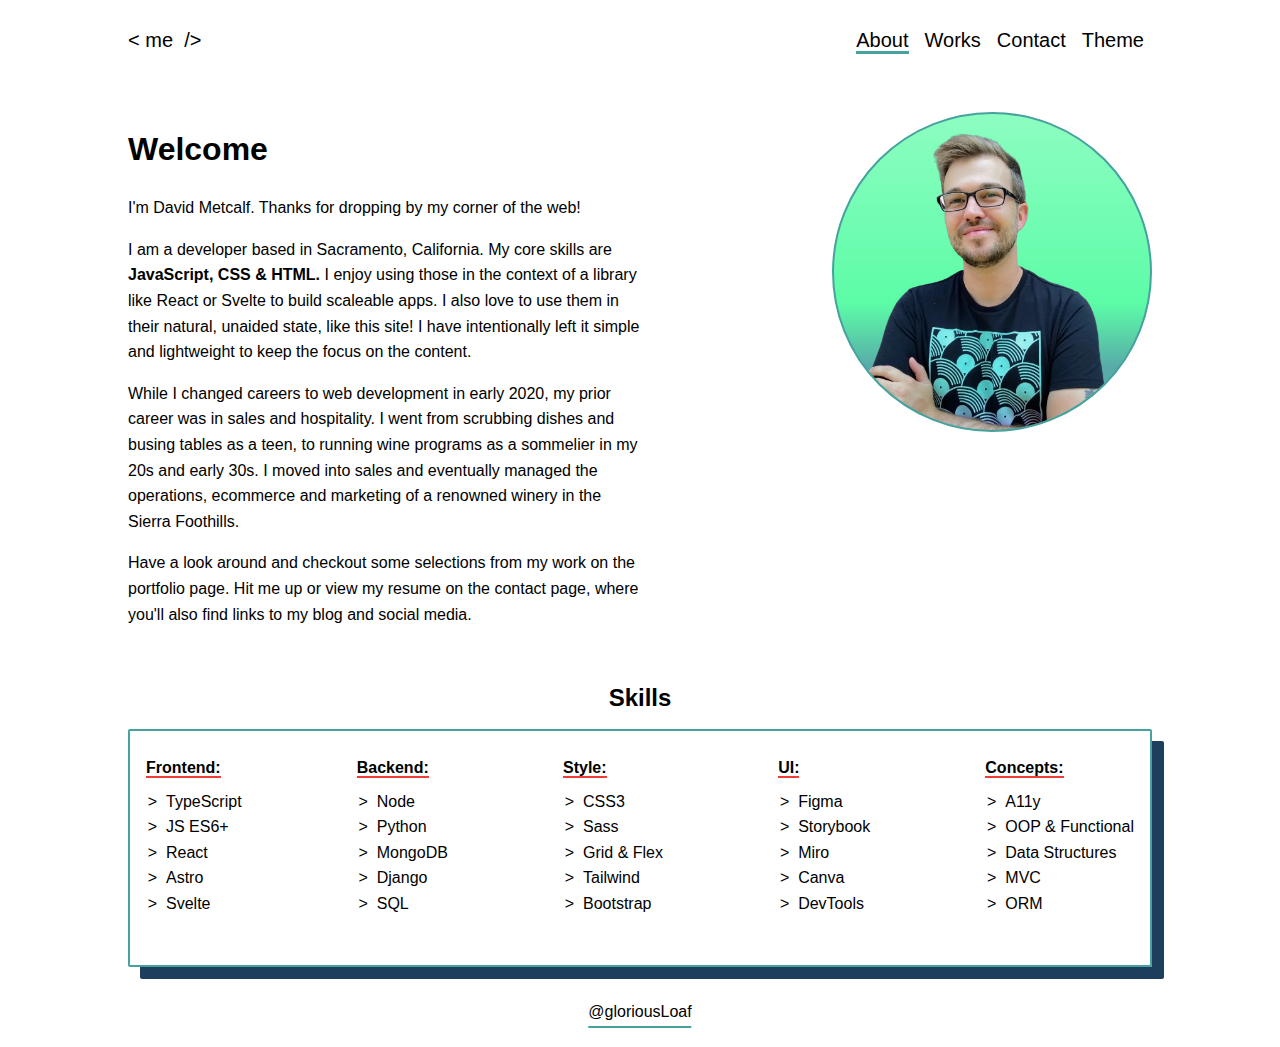
<file: index.html>
<!DOCTYPE html>
<html lang="en">

<head>
    <meta charset="UTF-8" />
    <meta name="viewport" content="width=device-width, initial-scale=1.0" />
    <meta property="og:locale" content="en_US" />
    <meta property="og:type" content="website" />
    <meta property="og:image" content="https://metcalf.dev/assets/images/metcalfdev-twittercard.webp" />
    <meta property="og:image:secure_url" content="https://metcalf.dev/assets/images/metcalfdev-twittercard.webp" />
    <meta property="og:image:width" content="1600" />
    <meta property="og:image:height" content="900" />
    <meta property="og:image:alt" content="David Metcalf, Web Developer" />
    <meta property="og:image:type" content="image/png" />
    <meta name="theme-color" content="#45a29e" />
    <!-- FB OpenGraph Tags -->
    <meta name="title" property="og:title" content="David Metcalf, Web Developer" />
    <meta name="description" property="og:description"
        content="A frequently updated portfolio of my work, with contact form and a brief bio. Thanks for visiting!" />
    <meta name="image" property="og:image" content="https://metcalf.dev/assets/images/metcalfdev-twittercard.webp" />
    <meta name="url" property="og:url" content="https://metcalf.dev" />
    <!-- Twitter Tags -->
    <meta name="twitter:card" content="summary_large_image" />
    <meta name="twitter:title" content="David Metcalf, Web Developer" />
    <meta name="twitter:description"
        content="A frequently updated portfolio of my work, with contact form and a brief bio. Thanks for visiting!" />
    <meta name="twitter:image" content="https://metcalf.dev/assets/images/metcalfdev-twittercard.webp" />
    <link rel="canonical" href="https://metcalf.dev/index.html" />
    <!-- Favicon: Desktops -->
    <link rel="icon" href="./favicon.png" sizes="16x16" />
    <link rel="icon" href="./favicon.png" sizes="32x32" />
    <link rel="icon" href="./favicon.png" sizes="57x57" />
    <link rel="icon" href="./favicon.png" sizes="76x76" />
    <link rel="icon" href="./favicon.png" sizes="96x96" />
    <link rel="icon" href="./favicon.png" sizes="128x128" />
    <link rel="icon" href="./favicon.png" sizes="192x192" />
    <link rel="icon" href="./favicon.png" sizes="228x228" />
    <!-- Favicon: Android -->
    <link rel="shortcut icon" sizes="196x196" href="./favicon.png" />
    <!-- Favicon: iOS -->
    <link rel="apple-touch-icon" href="./favicon.png" sizes="120x120" />
    <link rel="apple-touch-icon" href="./favicon.png" sizes="152x152" />
    <link rel="apple-touch-icon" href="./favicon.png" sizes="180x180" />
    <!-- styles -->
    <link rel="stylesheet" href="./assets/styles/global.css" />
    <link rel="stylesheet" href="./assets/styles/about.css" />
    <link rel="stylesheet" href="./assets/styles/theme.css" />
    <title>About | metcalf.dev</title>
</head>

<body>
    <div class="box">
        <header>
            <div>
                <p>
                    &lt;
                    <span id="typing"></span>
                    &nbsp;&#47;&gt;
                </p>
                <nav>
                    <ul>
                        <li>
                            <a href="index.html" class="current" aria-current="true">About</a>
                        </li>
                        <li>
                            <a href="works.html">Works</a>
                        </li>
                        <li>
                            <a href="contact.html">Contact</a>
                        </li>
                        <li><button id="theme-btn">Theme</button></li>
                    </ul>
                </nav>
            </div>
        </header>

        <main>
            <!-- Welcome -->
            <section aria-labelledby="welcome">
                <div>
                    <h1 id="welcome">Welcome</h1>
                    <p>
                        I'm David Metcalf. Thanks for dropping by my corner of the web!
                    </p>
                    <p>
                        I am a developer based in Sacramento, California. My core skills
                        are
                        <strong>JavaScript, CSS & HTML.</strong> I enjoy using those in
                        the context of a library like React or Svelte to build scaleable
                        apps. I also love to use them in their natural, unaided state,
                        like this site! I have intentionally left it simple and
                        lightweight to keep the focus on the content.
                    </p>
                    <p>
                        While I changed careers to web development in early 2020, my prior
                        career was in sales and hospitality. I went from scrubbing dishes
                        and busing tables as a teen, to running wine programs as a
                        sommelier in my 20s and early 30s. I moved into sales and
                        eventually managed the operations, ecommerce and marketing of a
                        renowned winery in the Sierra Foothills.
                    </p>
                    <p>
                        Have a look around and checkout some selections from my work on
                        the portfolio page. Hit me up or view my resume on the contact
                        page, where you'll also find links to my blog and social media.
                    </p>
                </div>

                <div>
                    <img src="./assets/images/metcalf.webp"
                        alt="David Metcalf headshot on teal-green color gradient background" width="320px"
                        height="320px" />
                </div>
            </section>

            <!-- Skills -->
            <section aria-labelledby="skills">
                <h2 id="skills">Skills</h2>
                <div class="card">
                    <div>
                        <p><strong>Frontend:</strong></p>
                        <ul>
                            <li>TypeScript</li>
                            <li>JS ES6+</li>
                            <li>React</li>
                            <li>Astro</li>
                            <li>Svelte</li>
                        </ul>
                    </div>
                    <div>
                        <p><strong>Backend:</strong></p>
                        <ul>
                            <li>Node</li>
                            <li>Python</li>
                            <li>MongoDB</li>
                            <li>Django</li>
                            <li>SQL</li>
                        </ul>
                    </div>
                    <div>
                        <p><strong>Style:</strong></p>
                        <ul>
                            <li>CSS3</li>
                            <li>Sass</li>
                            <li>Grid & Flex</li>
                            <li>Tailwind</li>
                            <li>Bootstrap</li>
                        </ul>
                    </div>
                    <div>
                        <p><strong>UI:</strong></p>
                        <ul>
                            <li>Figma</li>
                            <li>Storybook</li>
                            <li>Miro</li>
                            <li>Canva</li>
                            <li>DevTools</li>
                        </ul>
                    </div>
                    <div>
                        <p><strong>Concepts:</strong></p>
                        <ul>
                            <li>A11y</li>
                            <li>OOP & Functional</li>
                            <li>Data Structures</li>
                            <li>MVC</li>
                            <li>ORM</li>
                        </ul>
                    </div>
                </div>
            </section>
        </main>

        <!-- Footer -->
        <footer>
            <a href="https://github.com/gloriousLoaf" target="_blank" rel="noopener">
                @gloriousLoaf</a>
        </footer>
    </div>

    <script src="./assets/scripts/typing.js"></script>
    <script src="./assets/scripts/theme.js"></script>
</body>

</html>
</file>
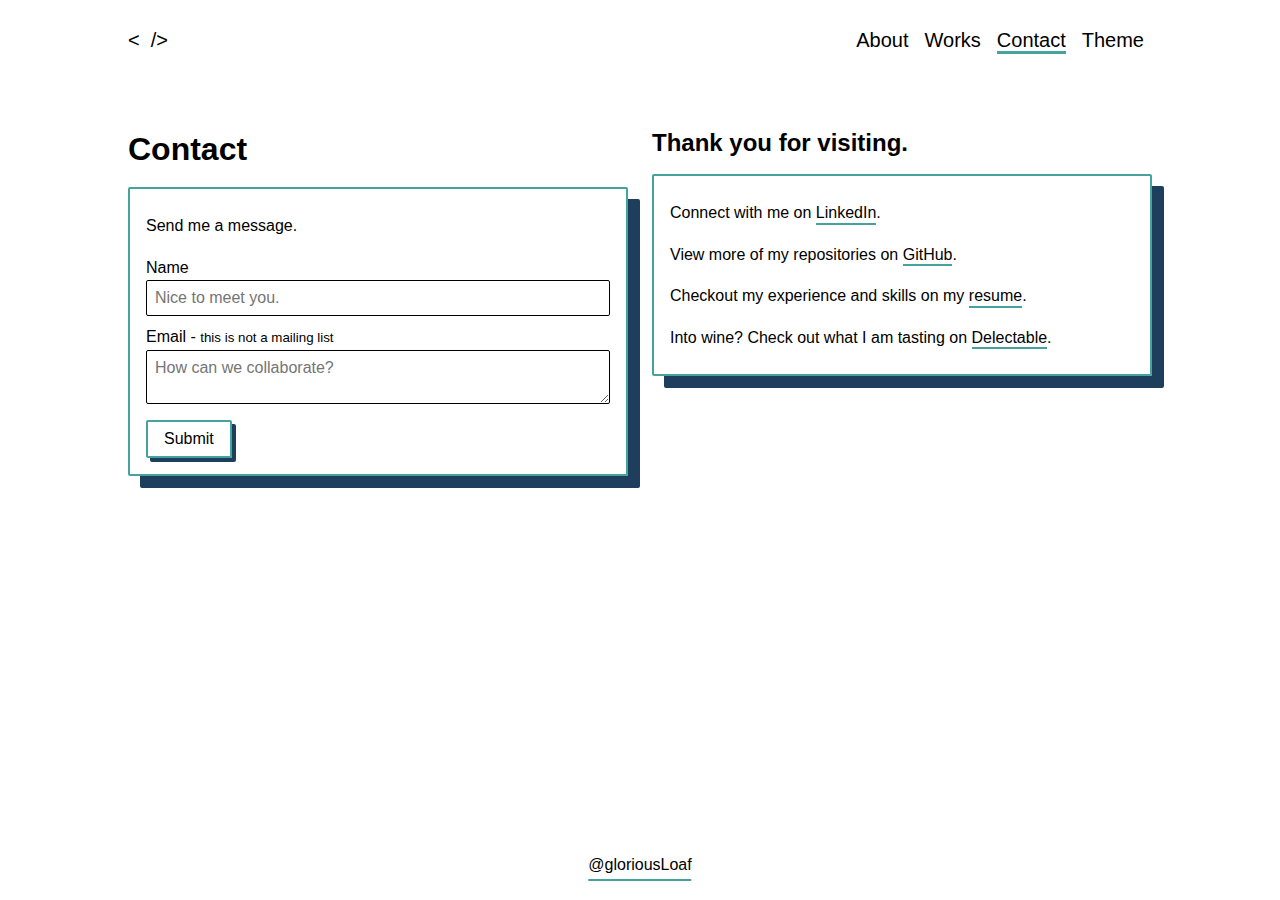
<file: contact.html>
<!DOCTYPE html>
<html lang="en">

<head>
    <meta charset="UTF-8" />
    <meta name="viewport" content="width=device-width, initial-scale=1.0" />
    <meta property="og:locale" content="en_US" />
    <meta property="og:type" content="website" />
    <meta property="og:image" content="https://metcalf.dev/assets/images/metcalfdev-twittercard.png" />
    <meta property="og:image:secure_url" content="https://metcalf.dev/assets/images/metcalfdev-twittercard.png" />
    <meta property="og:image:width" content="1600" />
    <meta property="og:image:height" content="900" />
    <meta property="og:image:alt" content="David Metcalf, Web Developer" />
    <meta property="og:image:type" content="image/png" />
    <meta name="theme-color" content="#45a29e" />
    <!-- FB OpenGraph Tags -->
    <meta name="title" property="og:title" content="David Metcalf, Web Developer" />
    <meta name="description" property="og:description"
        content="A frequently updated portfolio of my work, with contact form and a brief bio. Thanks for visiting!" />
    <meta name="image" property="og:image" content="https://metcalf.dev/assets/images/metcalfdev-twittercard.png" />
    <meta name="url" property="og:url" content="https://metcalf.dev" />
    <!-- Twitter Tags -->
    <meta name="twitter:card" content="summary_large_image" />
    <meta name="twitter:title" content="David Metcalf, Web Developer" />
    <meta name="twitter:description"
        content="A frequently updated portfolio of my work, with contact form and a brief bio. Thanks for visiting!" />
    <meta name="twitter:image" content="https://metcalf.dev/assets/images/metcalfdev-twittercard.png" />
    <!-- Favicon: Desktops -->
    <link rel="icon" href="./favicon.png" sizes="16x16" />
    <link rel="icon" href="./favicon.png" sizes="32x32" />
    <link rel="icon" href="./favicon.png" sizes="57x57" />
    <link rel="icon" href="./favicon.png" sizes="76x76" />
    <link rel="icon" href="./favicon.png" sizes="96x96" />
    <link rel="icon" href="./favicon.png" sizes="128x128" />
    <link rel="icon" href="./favicon.png" sizes="192x192" />
    <link rel="icon" href="./favicon.png" sizes="228x228" />
    <!-- Favicon: Android -->
    <link rel="shortcut icon" sizes="196x196" href="./favicon.png" />
    <!-- Favicon: iOS -->
    <link rel="apple-touch-icon" href="./favicon.png" sizes="120x120" />
    <link rel="apple-touch-icon" href="./favicon.png" sizes="152x152" />
    <link rel="apple-touch-icon" href="./favicon.png" sizes="180x180" />
    <!-- styles -->
    <link rel="stylesheet" href="./assets/styles/global.css" />
    <link rel="stylesheet" href="./assets/styles/contact.css" />
    <link rel="stylesheet" href="./assets/styles/theme.css" />
    <title>Contact | metcalf.dev</title>
</head>

<body>
    <div class="box">
        <header>
            <div>
                <p>
                    &lt;
                    <span id="typing"></span>
                    &nbsp;&#47;&gt;
                </p>
                <nav>
                    <ul>
                        <li>
                            <a href="index.html">About</a>
                        </li>
                        <li>
                            <a href="works.html">Works</a>
                        </li>
                        <li>
                            <a href="contact.html" class="current" aria-current="true">Contact</a>
                        </li>
                        <li><button id="theme-btn">Theme</button></li>
                    </ul>
                </nav>
            </div>
        </header>

        <main>
            <!-- Contact card -->
            <section aria-labelledby="contact">
                <h1 id="contact">Contact</h1>
                <div class="card">
                    <p>Send me a message.</p>

                    <form action="https://formbold.com/s/ob1Wd" method="POST">
                        <label for="contact-name">Name</label>
                        <input name="name" type="text" id="contact-name" required placeholder="Nice to meet you."
                            inputmode="text" />
                        <label for="contact-email">Email - <small>this is not a mailing list</small></label>
                        <input name="email" type="email" id="contact-email" required
                            placeholder="username@somewhere.com" inputmode="email" />
                        <label for="contact-message">Message</label>
                        <textarea name="message" id="contact-message" required
                            placeholder="How can we collaborate?"></textarea>
                        <button type="submit">Submit</button>
                    </form>
                </div>
            </section>

            <!-- Thank you card -->
            <section>
                <h2>Thank you for visiting.</h2>
                <div class="card">
                    <p>
                        Connect with me on
                        <a href="https://www.linkedin.com/in/david-codes/" target="_blank" rel="noopener">LinkedIn</a>.
                    </p>
                    <p>
                        View more of my repositories on
                        <a href="https://github.com/gloriousLoaf" target="_blank" rel="noopener">GitHub</a>.
                    </p>
                    <p>
                        Checkout my experience and skills on my
                        <a href="https://gloriousloaf.github.io/Metcalf-Resume/" target="_blank"
                            rel="noopener">resume</a>.
                    </p>
                    <p>
                        Into wine? Check out what I am tasting on
                        <a href="https://delectable.com/@davidmetcalf" target="_blank" rel="noopener">Delectable</a>.
                    </p>
                </div>
            </section>
        </main>

        <!-- Footer -->
        <footer>
            <a href="https://github.com/gloriousLoaf" target="_blank" rel="noopener">
                @gloriousLoaf</a>
        </footer>
    </div>

    <!-- script -->
    <script src="./assets/scripts/typing.js"></script>
    <script src="./assets/scripts/theme.js"></script>
</body>

</html>
</file>
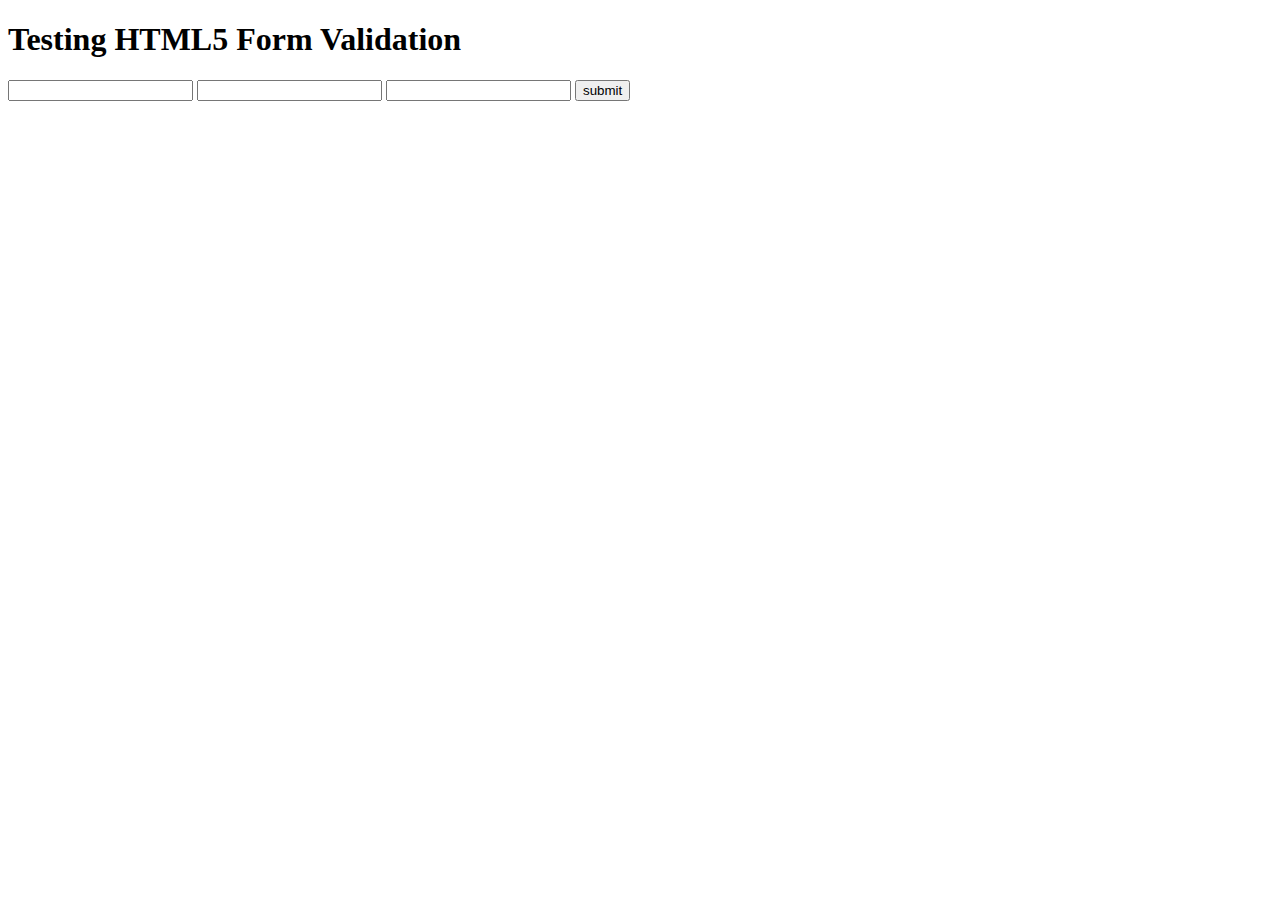
<file: test.html>
<!DOCTYPE html>
<html lang="en">
<head>
  <meta charset="UTF-8">
  <meta name="viewport" content="width=device-width, initial-scale=1.0">
  <title>Test</title>
</head>
<body>
  <h1>Testing HTML5 Form Validation</h1>

  <form action="">
    <input type="text" required>
    <input type="email" required>
    <input type="message" required>
    <button type="submit">submit</button>
  </form>
</body>
</html>
</file>
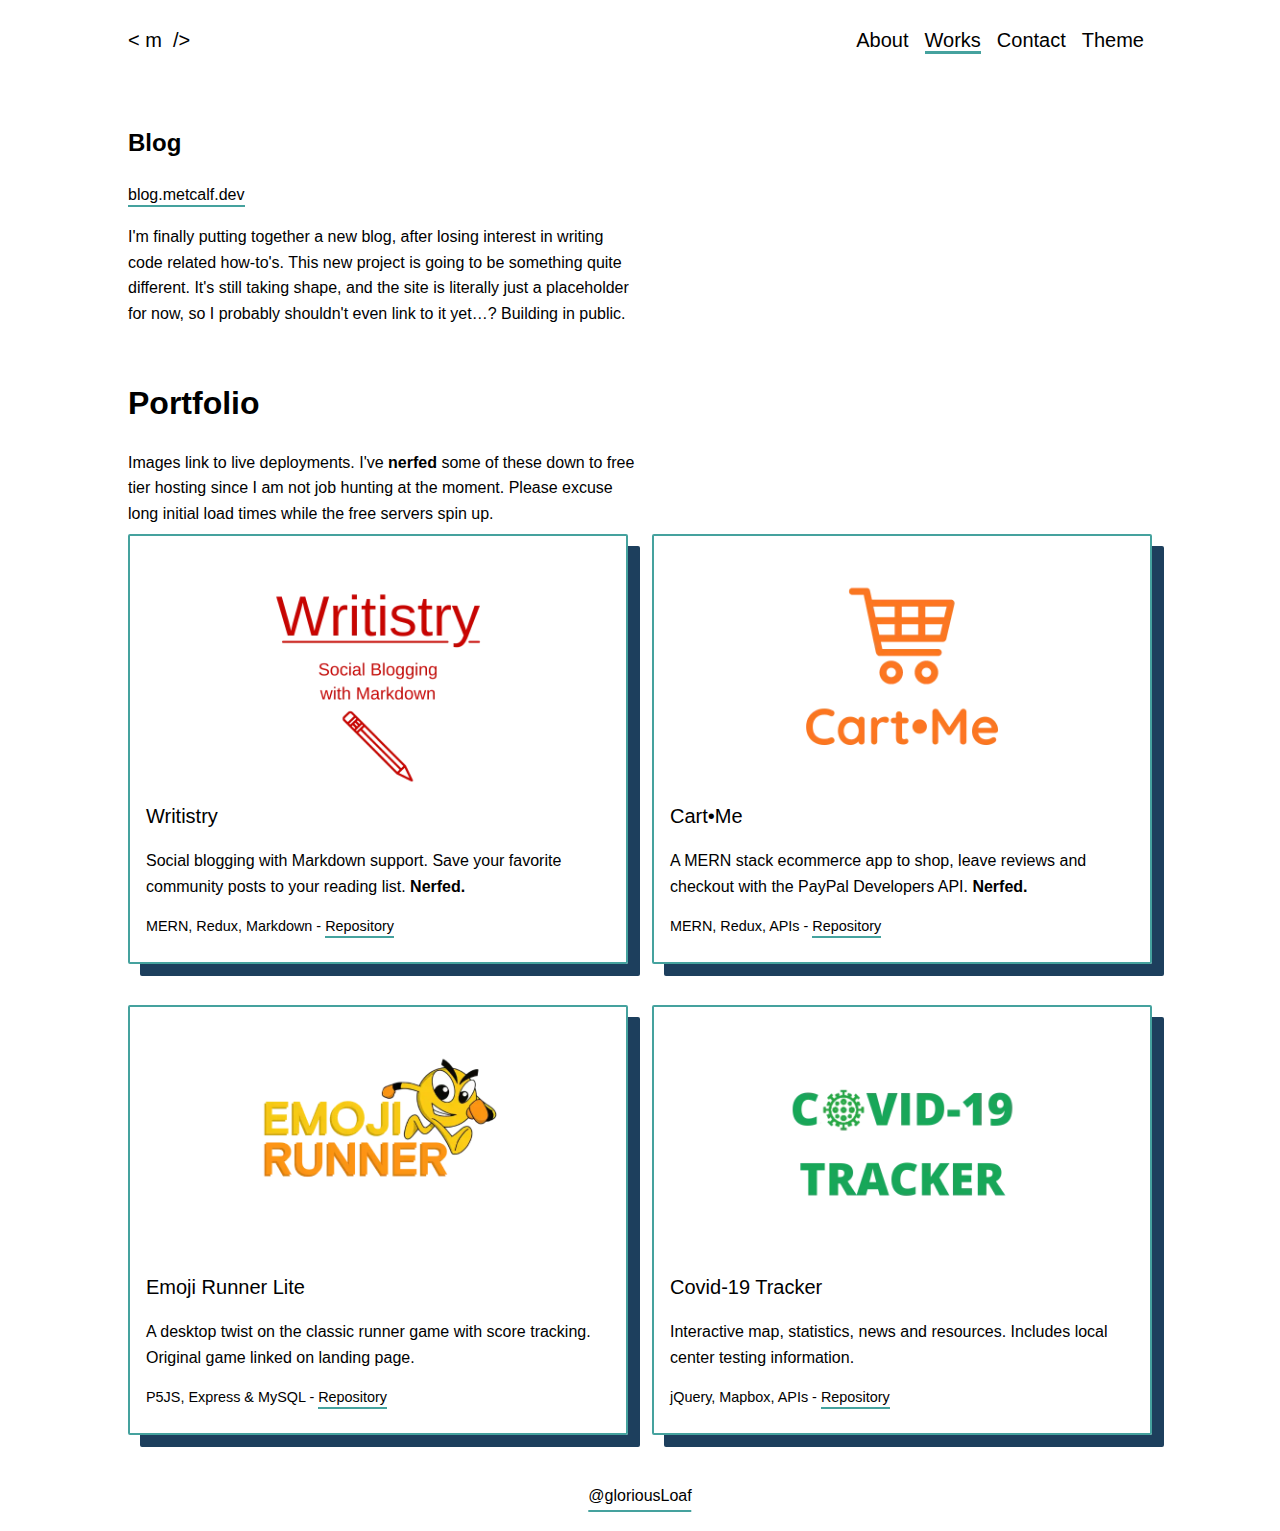
<file: works.html>
<!DOCTYPE html>
<html lang="en">

<head>
    <meta charset="UTF-8" />
    <meta name="viewport" content="width=device-width, initial-scale=1.0" />
    <meta property="og:locale" content="en_US" />
    <meta property="og:type" content="website" />
    <meta property="og:image" content="https://metcalf.dev/assets/images/metcalfdev-twittercard.png" />
    <meta property="og:image:secure_url" content="https://metcalf.dev/assets/images/metcalfdev-twittercard.png" />
    <meta property="og:image:width" content="1600" />
    <meta property="og:image:height" content="900" />
    <meta property="og:image:alt" content="David Metcalf, Web Developer" />
    <meta property="og:image:type" content="image/png" />
    <meta name="theme-color" content="#45a29e" />
    <!-- FB OpenGraph Tags -->
    <meta name="title" property="og:title" content="David Metcalf, Web Developer" />
    <meta name="description" property="og:description"
        content="A frequently updated portfolio of my work, with contact form and a brief bio. Thanks for visiting!" />
    <meta name="image" property="og:image" content="https://metcalf.dev/assets/images/metcalfdev-twittercard.png" />
    <meta name="url" property="og:url" content="https://metcalf.dev" />
    <!-- Twitter Tags -->
    <meta name="twitter:card" content="summary_large_image" />
    <meta name="twitter:title" content="David Metcalf, Web Developer" />
    <meta name="twitter:description"
        content="A frequently updated portfolio of my work, with contact form and a brief bio. Thanks for visiting!" />
    <meta name="twitter:image" content="https://metcalf.dev/assets/images/metcalfdev-twittercard.png" />
    <!-- Favicon: Desktops -->
    <link rel="icon" href="./favicon.png" sizes="16x16" />
    <link rel="icon" href="./favicon.png" sizes="32x32" />
    <link rel="icon" href="./favicon.png" sizes="57x57" />
    <link rel="icon" href="./favicon.png" sizes="76x76" />
    <link rel="icon" href="./favicon.png" sizes="96x96" />
    <link rel="icon" href="./favicon.png" sizes="128x128" />
    <link rel="icon" href="./favicon.png" sizes="192x192" />
    <link rel="icon" href="./favicon.png" sizes="228x228" />
    <!-- Favicon: Android -->
    <link rel="shortcut icon" sizes="196x196" href="./favicon.png" />
    <!-- Favicon: iOS -->
    <link rel="apple-touch-icon" href="./favicon.png" sizes="120x120" />
    <link rel="apple-touch-icon" href="./favicon.png" sizes="152x152" />
    <link rel="apple-touch-icon" href="./favicon.png" sizes="180x180" />
    <!-- styles -->
    <link rel="stylesheet" href="./assets/styles/global.css">
    <link rel="stylesheet" href="./assets/styles/works.css" />
    <link rel="stylesheet" href="./assets/styles/theme.css" />
    <title>Works | metcalf.dev</title>
</head>

<body>
    <div class="box">
        <header>
            <div>
                <p>
                    &lt;
                    <span id="typing"></span>
                    &nbsp;&#47;&gt;
                </p>
                <nav>
                    <ul>
                        <li>
                            <a href="index.html">About</a>
                        </li>
                        <li>
                            <a href="works.html" class="current" aria-current="true">Works</a>
                        </li>
                        <li>
                            <a href="contact.html">Contact</a>
                        </li>
                        <li><button id="theme-btn">Theme</button></li>
                    </ul>
                </nav>
            </div>
        </header>

        <main>
            <!-- Blog -->
            <section>
                <div>
                    <h2>Blog</h2>
                    <p><a href="https://blog.metcalf.dev">blog.metcalf.dev</a></p>
                    <p>I'm finally putting together a new blog, after losing interest in writing code related how-to's.
                        This new project is going to be something quite different. It's still taking shape, and the site
                        is literally just a placeholder for now, so I probably shouldn't even link to it yet…? Building
                        in public.</p>
                </div>
            </section>

            <!-- Portfolio -->
            <section aria-labelledby="portfolio">
                <h1 id="portfolio">Portfolio</h1>
                <p>Images link to live deployments. I've <strong>nerfed</strong> some of these down to free tier hosting
                    since I am not job hunting at the moment. Please excuse long initial load times while the free
                    servers spin up.</p>
                <div>
                    <!-- Writistry -->
                    <div class="card">
                        <a href="https://writistry.metcalf.dev/" target="_blank" rel="noopener">
                            <img src="/assets/images/writistry.webp" loading="lazy"
                                alt="Link to Writistry app in a new tab; social blogging with markdown. Features an anguled sharpened pencil, ready to write.">
                        </a>
                        <p>Writistry</p>
                        <p>Social blogging with Markdown support. Save your favorite community posts to your reading
                            list. <strong>Nerfed.</strong></p>
                        <p>MERN, Redux, Markdown - <a href="https://github.com/gloriousLoaf/Writisry" target="_blank"
                                rel="noopener">Repository</a>
                        </p>
                    </div>
                    <!-- CartMe -->
                    <div class="card">
                        <a href="https://cartme.metcalf.dev/" target="_blank" rel="noopener">
                            <img src="/assets/images/cartme.webp" loading="lazy"
                                alt="Link to Cart Me app in new tab; figural line-drawing of an orange shopping cart.">
                        </a>
                        <p>Cart•Me</p>
                        <p>A MERN stack ecommerce app to shop, leave reviews and checkout with the PayPal Developers
                            API. <strong>Nerfed.</strong></p>
                        <p>MERN, Redux, APIs - <a href="https://github.com/gloriousLoaf/CartMe" target="_blank"
                                rel="noopener">Repository</a>
                        </p>
                    </div>
                    <!-- Emoji Runner Lite -->
                    <div class="card">
                        <a href="https://gloriousloaf.github.io/Emoji-Runner-Lite/" target="_blank" rel="noopener">
                            <img src="/assets/images/emoji.webp" loading="lazy"
                                alt="Emoji Runner with an emoji character.">
                        </a>
                        <p>Emoji Runner Lite</p>
                        <p>A desktop twist on the classic runner game with score tracking. Original game
                            linked on landing page.</p>
                        <p>P5JS, Express & MySQL - <a href="https://github.com/gloriousLoaf/Emoji-Runner-Lite"
                                target="_blank" rel="noopener">Repository</a></p>
                    </div>
                    <!-- Covid-19 Tracker -->
                    <div class="card">
                        <a href="https://gloriousloaf.github.io/Covid-19-Tracker/" target="_blank" rel="noopener">
                            <img src="/assets/images/covid.webp" loading="lazy" alt="Covid-19 Tracker">
                        </a>
                        <p>Covid-19 Tracker</p>
                        <p>Interactive map, statistics, news and resources. Includes local center testing information.
                        </p>
                        <p>jQuery, Mapbox, APIs - <a href="https://github.com/gloriousLoaf/Covid-19-Tracker"
                                target="_blank" rel="noopener">Repository</a></p>
                    </div>
                </div>
            </section>

        </main>

        <!-- Footer -->
        <footer>
            <a href="https://github.com/gloriousLoaf" target="_blank" rel="noopener">
                @gloriousLoaf</a>
        </footer>
        </footer>

    </div>

    <!-- scripts -->
    <script src="./assets/scripts/typing.js"></script>
    <script src="./assets/scripts/theme.js"></script>
</body>

</html>
</file>
<file: assets/styles/global.css>
/* GLOBAL */
:root {
    --alert: #ef3d36;
    --alert-desat: #ec5f5a;
    --primary: #1d3f5d;
    --secondary: #45a29e;
    --dark: #000;
    --dark2: #191b24;
    --light: #fff;
    --light2: #d8d8da;
    font-size: 87.5%;
}
/* scaling base font to 14px for tiny, ancient phones */
@media (min-width: 322px) {
    :root {
        font-size: 100%;
    }
}

/* text selection styles */
::selection {
    background-color: var(--secondary);
}
.box.invert ::selection {
    color: var(--dark);
}

/* ELEMENTS */
* {
    box-sizing: border-box;
    margin: 0;
    padding: 0;
}

body {
    font-family: Avenir, Montserrat, Corbel, "URW Gothic", source-sans-pro, sans-serif;
    line-height: 1.6;
}

main {
    padding: 2rem 0;
}

section {
    margin: 1rem 0 2rem;
}

h1,
h2 {
    padding: 0.75rem 0;
    text-align: center;
}

@media (min-width: 769px) {
    h1,
    h2 {
        text-align: left;
    }
}

p {
    padding: 0.5rem 0;
}

p a {
    padding-bottom: 0.1rem;
    border-bottom: 2px solid var(--secondary);
}

p a:hover,
p a:focus {
    font-weight: 600;
    border-bottom: 2px solid var(--alert);
}

a,
button {
    outline: none;
    border: none;
    text-decoration: none;
    transition: all 0.1s ease;
}

ul {
    list-style-type: ">  ";
    padding: 0 0 2rem 1.25rem;
}

form {
    display: flex;
    flex-direction: column;
    justify-content: center;
}

button,
input,
textarea {
    font-family: inherit;
    border-radius: 2px;
}

/* UTILITIES */
/**
 * .box inspired by Every Layout: The Box
 * by Heydon Pickering & Andy Bell
 * https://every-layout.dev/layouts/box/
 */
.box {
    position: relative;
    min-height: 100vh;
    padding: 1rem;
    color: var(--dark);
    background-color: var(--light);
}

.box * {
    color: inherit;
}

/* see theme.css for system-level inversions - prefers-color-scheme: dark */
.box.invert {
    color: var(--light2);
    background-color: var(--dark2);
}

.box.invert input,
.box.invert textarea {
    color: var(--dark);
    background-color: var(--light2);
}

@media (min-width: 769px) {
    .box {
        padding: 1rem 10%;
    }
}

/* card */
.card {
    contain: content;
    content-visibility: auto;
    width: 100%;
    margin: 1rem 0;
    padding: 1rem;
    background-clip: border-box;
    border: 2px solid var(--secondary);
    box-shadow: var(--primary) 12px 12px 0px 0px;
    animation: card-lift 0.4s ease;
    border-radius: 2px;
}

.box.invert .card {
    border: 2px solid var(--primary);
    box-shadow: var(--dark) 12px 12px 0px 0px;
    animation: card-lift-invert 0.4s ease;
}

@keyframes card-lift {
    0% {
        box-shadow: none;
        transform: translateX(12px) translateY(12px);
    }
    100% {
        box-shadow: var(--primary) 12px 12px 0px 0px;
        transform: translateX(0px) translateY(0px);
    }
}

@keyframes card-lift-invert {
    0% {
        box-shadow: none;
        transform: translateX(12px) translateY(12px);
    }
    100% {
        box-shadow: var(--dark) 12px 12px 0px 0px;
        transform: translateX(0px) translateY(0px);
    }
}

@media (min-width: 769px) {
    .card {
        margin: 0 0 1rem 0;
    }
}

@media (prefers-reduced-motion: reduce) {
    .card,
    .box.invert .card {
        animation: none;
    }
}

/* HEADER & NAV */
header {
    font-size: 1.25rem;
}

header > div {
    display: flex;
    flex-direction: column;
    align-items: center;
}

header nav,
header p {
    padding: 0 0 0.5rem 0;
    padding: 0.5rem 0;
}

nav ul {
    display: flex;
    justify-content: flex-end;
    list-style: none;
    padding: 0;
}

nav li {
    padding: 0 0.5rem;
}

nav li a:hover,
nav li a:focus {
    border-bottom: 3px solid var(--alert);
}

nav .current {
    border-bottom: 3px solid var(--secondary);
}

nav li button {
    cursor: pointer;
    font-size: inherit;
    background-color: transparent;
    border-bottom: 3px solid transparent;
}

nav li button:hover,
nav li button:focus {
    outline: none;
    border-bottom: 3px solid var(--alert);
}

@media (min-width: 769px) {
    header > div {
        display: flex;
        flex-direction: row;
        justify-content: space-between;
    }
}

/* FOOTER */
footer {
    position: absolute;
    bottom: 0;
    left: 50%;
    transform: translateX(-50%);
    height: 4rem;
    text-align: center;
    padding: 1rem;
}

footer a {
    display: inline-block;
    padding-bottom: 0.1rem;
    border-bottom: 2px solid var(--secondary);
    transition: all 0.5s ease;
}

footer a:hover,
footer a:focus {
    font-weight: 600;
    border-bottom: 2px solid var(--alert);
    margin: 0 0.25rem;
    letter-spacing: 0.08rem;
    animation: wiggle 0.5s linear;
}

@keyframes wiggle {
    0%,
    40%,
    100% {
        transform: rotateZ(-2deg);
    }
    20%,
    60%,
    80% {
        transform: rotateZ(2deg);
    }
}
</file>
<file: assets/styles/about.css>
/* ABOUT PAGE */
section {
    display: grid;
    grid-template-columns: repeat(1, 1fr);
    grid-template-areas: 'about' 'headshot';
    justify-items: center;
}

section > div:first-child {
    grid-area: headshot;
}

section > div:nth-child(2) {
    grid-area: about;
}

/* selfie img */
main img {
    border: 2px solid var(--secondary);
    border-radius: 50%;
    width: 20rem;
    height: 20rem;
    background: linear-gradient(to bottom, #8dfdc1, #5cfca7 60%, #58aba8 80%);
    animation: img-scale 0.3s ease;
}

@keyframes img-scale {
    0% {
        transform: scale(0.25);
    }
    100% {
        transform: scale(1);
    }
}

@media (prefers-reduced-motion: reduce) {
    main img {
        animation: none;
    }
}

section + section {
    display: block;
}

h2 + div {
    display: flex;
    flex-direction: row;
    flex-wrap: wrap;
    padding: 1rem 0;
}

h2 + div > div {
    margin-left: 1rem;
}

h2 + div p strong {
    border-bottom: 2px solid var(--alert);
}

@media (min-width: 769px) {
    section {
        grid-template-columns: repeat(2, 1fr);
        grid-template-areas: 'about headshot';
    }

    section > div:first-child {
        grid-area: about;
    }

    section > div:nth-child(2) {
        grid-area: headshot;
        justify-self: end;
    }

    h2 + div {
        flex-direction: row;
        justify-content: space-between;
    }

    h2 + div > div {
        margin-left: inherit;
    }
}
</file>
<file: assets/styles/theme.css>
/* User Scheme Preference: System-level Dark inversions */
@media (prefers-color-scheme: dark) {
    .box {
        color: var(--light);
        background-color: var(--dark2);
    }

    .box.invert {
        color: var(--dark);
        background-color: var(--light);
    }

    /* cards */
    .card {
        border: 2px solid var(--primary);
        box-shadow: var(--dark) 12px 12px 0px 0px;
    }

    .box.invert .card {
        border: 2px solid var(--secondary);
        box-shadow: var(--primary) 12px 12px 0px 0px;
    }

    input,
    textarea {
        color: var(--dark) !important;
    }

    /* contact form submit button */
    section button {
        border: 2px solid var(--primary);
        background-color: var(--secondary);
        box-shadow: var(--dark) 4px 4px 0px 0px;
    }

    .box.invert section button {
        font-size: 1rem;
        color: var(--white);
        background-color: var(--light);
        border: 2px solid var(--secondary);
        box-shadow: var(--primary) 4px 4px 0px 0px;
    }
}
</file>
<file: assets/styles/contact.css>
/* CONTACT PAGE */
h1 + div > p {
    text-align: center;
}

label {
    margin-top: 0.5rem;
}

input {
    padding: 0.5rem;
    border: 1px solid;
    font-size: 1rem;
}

textarea {
    margin-bottom: 1rem;
    padding: 0.5rem;
    resize: vertical;
    border: 1px solid;
    font-size: 1rem;
}

input:focus,
textarea:focus {
    outline: 2px solid var(--secondary);
}

label:last-of-type,
input:last-of-type {
    display: none;
}

form p {
    font-size: 0.75rem;
}

section button {
    font-size: 1rem;
    color: var(--white);
    background-color: inherit;
    width: min-content;
    padding: 0.5rem 1rem;
    border: 2px solid var(--secondary);
    box-shadow: var(--primary) 4px 4px 0px 0px;
    transition: all 0.3s ease;
}

.box.invert section button {
    border: 2px solid var(--primary);
    background-color: var(--secondary);
    box-shadow: var(--dark) 4px 4px 0px 0px;
}

section button:hover,
section button:focus,
.box.invert section button:hover,
.box.invert section button:focus {
    cursor: pointer;
    transform: translate(4px, 4px);
    box-shadow: none;
}

/* 'Got it!' dynamic card, see form.js */
h1 + div + div {
    display: none;
}

h1 + div + div p:first-of-type {
    outline: none;
    font-size: 1.25rem;
    font-weight: 600;
}

@media (min-width: 769px) {
    main {
        display: grid;
        grid-template-columns: repeat(2, 1fr);
        column-gap: 1.5rem;
        row-gap: 1.5rem;
    }

    h1 + div > p {
        text-align: left;
    }
}
</file>
<file: assets/styles/works.css>
/* PORTFOLIO PAGE */
h1 + p,
h2 + p:first-of-type {
    text-align: center;
}

h1 + p + div > div {
    display: flex;
    flex-direction: column;
}

div > a {
    display: flex;
    justify-content: center;
}

div > a,
div > a > img {
    transition: all 0.1s ease;
}

div > a > img {
    width: 15rem;
    height: 15rem;
}

div > a:hover,
div > a:focus {
    outline: 3px dotted var(--alert);
    transform: scale(0.95);
}

h1 + p + div > div > p:first-of-type {
    font-size: 1.25rem;
}

h1 + p + div > div > p:last-of-type {
    font-size: 0.9rem;
}

@media (min-width: 769px) {
    h1 + p,
    h2 + p:first-of-type {
        text-align: left;
    }

    h1 + p + div {
        display: grid;
        grid-template-columns: repeat(2, 1fr);
        column-gap: 1.5rem;
        row-gap: 1.5rem;
    }

    h1 + p,
    h2 + p + p {
        max-width: 50%;
    }
}
</file>
